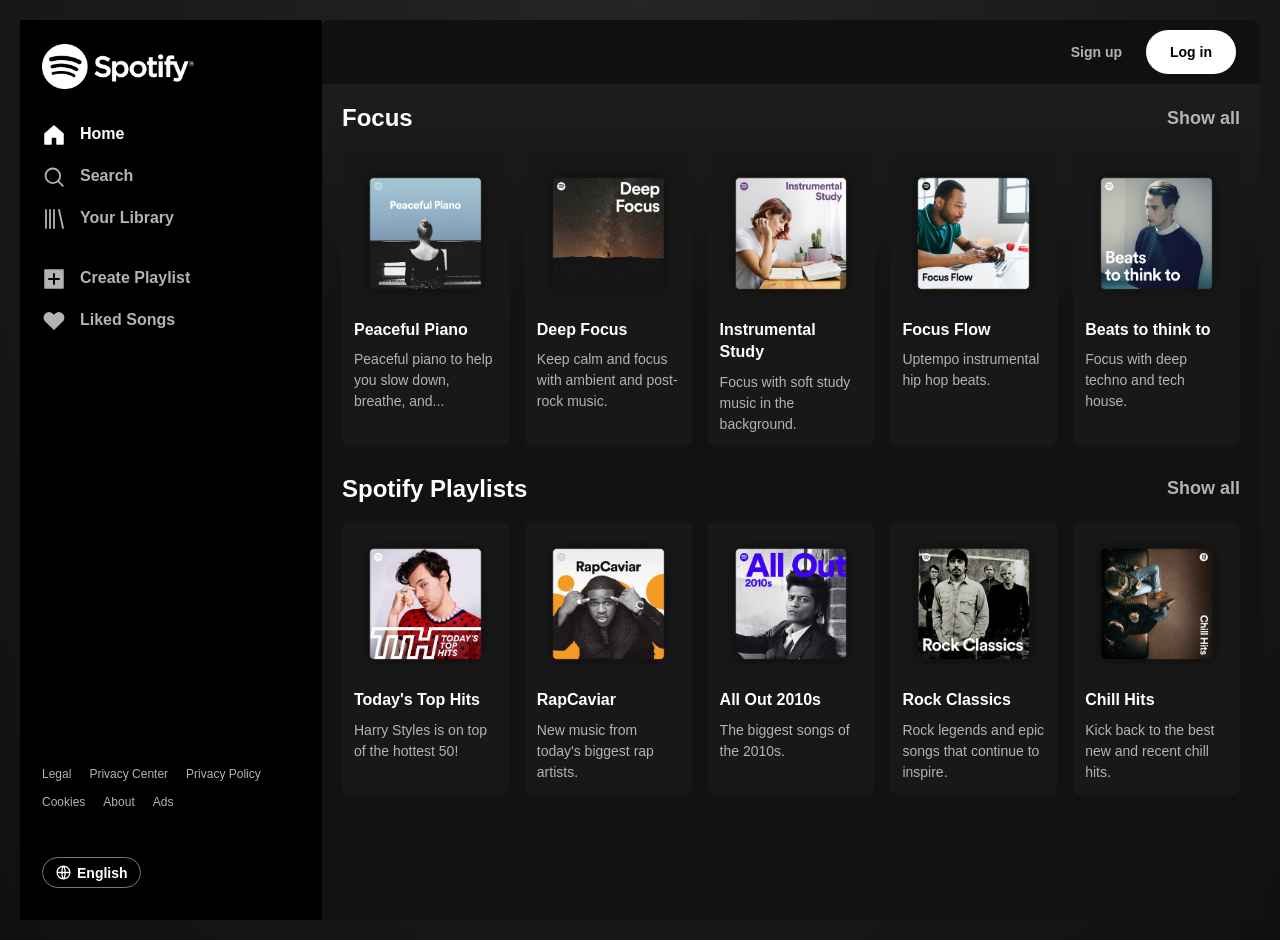
<file: index.html>
<!doctype html>
<html lang="en">
  <head>
    <meta charset="UTF-8" />
    <meta name="viewport" content="width=device-width, initial-scale=1.0" />
    <title>Spotify Clone - Home</title>
    <link rel="stylesheet" href="style.css" />
  </head>
  <body>
    <div class="app">
      <aside class="sidebar">
        <a href="index.html" class="logo">
          <img src="images/Spotify.png" alt="Spotify" />
        </a>
        <!-- test// -->
        <nav class="main-nav">
          <a href="index.html" class="nav-link active">
            <svg
              class="sidebar-icon home-icon"
              viewBox="0 0 24 24"
              aria-hidden="true"
            >
              <path d="M3 10.8 12 3l9 7.8V21h-6v-7H9v7H3z" />
            </svg>
            <span>Home</span>
          </a>

          <a href="search.html" class="nav-link">
            <svg
              class="sidebar-icon search-icon"
              viewBox="0 0 24 24"
              aria-hidden="true"
            >
              <circle cx="10.8" cy="10.8" r="7.3" />
              <path d="m16.2 16.2 4.6 4.6" />
            </svg>
            <span>Search</span>
          </a>

          <a href="#" class="nav-link">
            <svg
              class="sidebar-icon library-icon"
              viewBox="0 0 24 24"
              aria-hidden="true"
            >
              <path d="M4 3v18M8 3v18M12 3v18M17 3l4 18" />
            </svg>
            <span>Your Library</span>
          </a>
        </nav>

        <div class="library-actions">
          <a href="#" class="nav-link">
            <svg
              class="sidebar-icon create-icon"
              viewBox="0 0 24 24"
              aria-hidden="true"
            >
              <path d="M3 3h18v18H3z" />
              <path d="M12 7v10M7 12h10" class="icon-cutout" />
            </svg>
            <span>Create Playlist</span>
          </a>

          <a href="#" class="nav-link">
            <svg
              class="sidebar-icon liked-icon"
              viewBox="0 0 24 24"
              aria-hidden="true"
            >
              <path
                d="M20.8 4.7a5.5 5.5 0 0 0-7.8 0L12 5.8l-1.1-1.1a5.5 5.5 0 0 0-7.8 7.8L12 21l8.8-8.5a5.5 5.5 0 0 0 0-7.8z"
              />
            </svg>
            <span>Liked Songs</span>
          </a>
        </div>

        <div class="sidebar-bottom">
          <div class="footer-links">
            <a href="#">Legal</a>
            <a href="#">Privacy Center</a>
            <a href="#">Privacy Policy</a>
            <a href="#">Cookies</a>
            <a href="#">About</a>
            <a href="#">Ads</a>
          </div>

          <button class="lang-btn" type="button">
            <svg viewBox="0 0 24 24" aria-hidden="true">
              <circle cx="12" cy="12" r="9" />
              <path d="M3 12h18M12 3c3 3 3 15 0 18M12 3c-3 3-3 15 0 18" />
            </svg>
            English
          </button>
        </div>
      </aside>

      <main class="main-content">
        <header class="topbar">
          <div class="topbar-spacer"></div>
          <div class="auth-buttons">
            <a href="SignUp.html" class="signup">Sign up</a>
            <a href="login.html" class="login">Log in</a>
          </div>
        </header>

        <div class="content-area">
          <section class="music-section">
            <div class="section-heading">
              <h2>Focus</h2>
              <a href="#" class="show-all">Show all</a>
            </div>

            <div class="playlist-grid">
              <article class="playlist-card">
                <img src="images/Peaceful Piano.png" alt="Peaceful Piano" />
                <h3>Peaceful Piano</h3>
                <p>Peaceful piano to help you slow down, breathe, and...</p>
              </article>

              <article class="playlist-card">
                <img src="images/Deep Focus.png" alt="Deep Focus" />
                <h3>Deep Focus</h3>
                <p>Keep calm and focus with ambient and post-rock music.</p>
              </article>

              <article class="playlist-card">
                <img
                  src="images/Instrumental Study.png"
                  alt="Instrumental Study"
                />
                <h3>Instrumental Study</h3>
                <p>Focus with soft study music in the background.</p>
              </article>

              <article class="playlist-card">
                <img src="images/Focus Flow.png" alt="Focus Flow" />
                <h3>Focus Flow</h3>
                <p>Uptempo instrumental hip hop beats.</p>
              </article>

              <article class="playlist-card">
                <img
                  src="images/Beats to think to.png"
                  alt="Beats to think to"
                />
                <h3>Beats to think to</h3>
                <p>Focus with deep techno and tech house.</p>
              </article>
            </div>
          </section>

          <section class="music-section">
            <div class="section-heading">
              <h2>Spotify Playlists</h2>
              <a href="#" class="show-all">Show all</a>
            </div>

            <div class="playlist-grid">
              <article class="playlist-card">
                <img src="images/Today’s Top Hits.png" alt="Today's Top Hits" />
                <h3>Today's Top Hits</h3>
                <p>Harry Styles is on top of the hottest 50!</p>
              </article>

              <article class="playlist-card">
                <img src="images/RapCaviar.png" alt="RapCaviar" />
                <h3>RapCaviar</h3>
                <p>New music from today's biggest rap artists.</p>
              </article>

              <article class="playlist-card">
                <img src="images/All Out 2010s.png" alt="All Out 2010s" />
                <h3>All Out 2010s</h3>
                <p>The biggest songs of the 2010s.</p>
              </article>

              <article class="playlist-card">
                <img src="images/Rock Classics.png" alt="Rock Classics" />
                <h3>Rock Classics</h3>
                <p>Rock legends and epic songs that continue to inspire.</p>
              </article>

              <article class="playlist-card">
                <img src="images/Chill Hits.png" alt="Chill Hits" />
                <h3>Chill Hits</h3>
                <p>Kick back to the best new and recent chill hits.</p>
              </article>
            </div>
          </section>
        </div>
      </main>
    </div>
  </body>
</html>
</file>
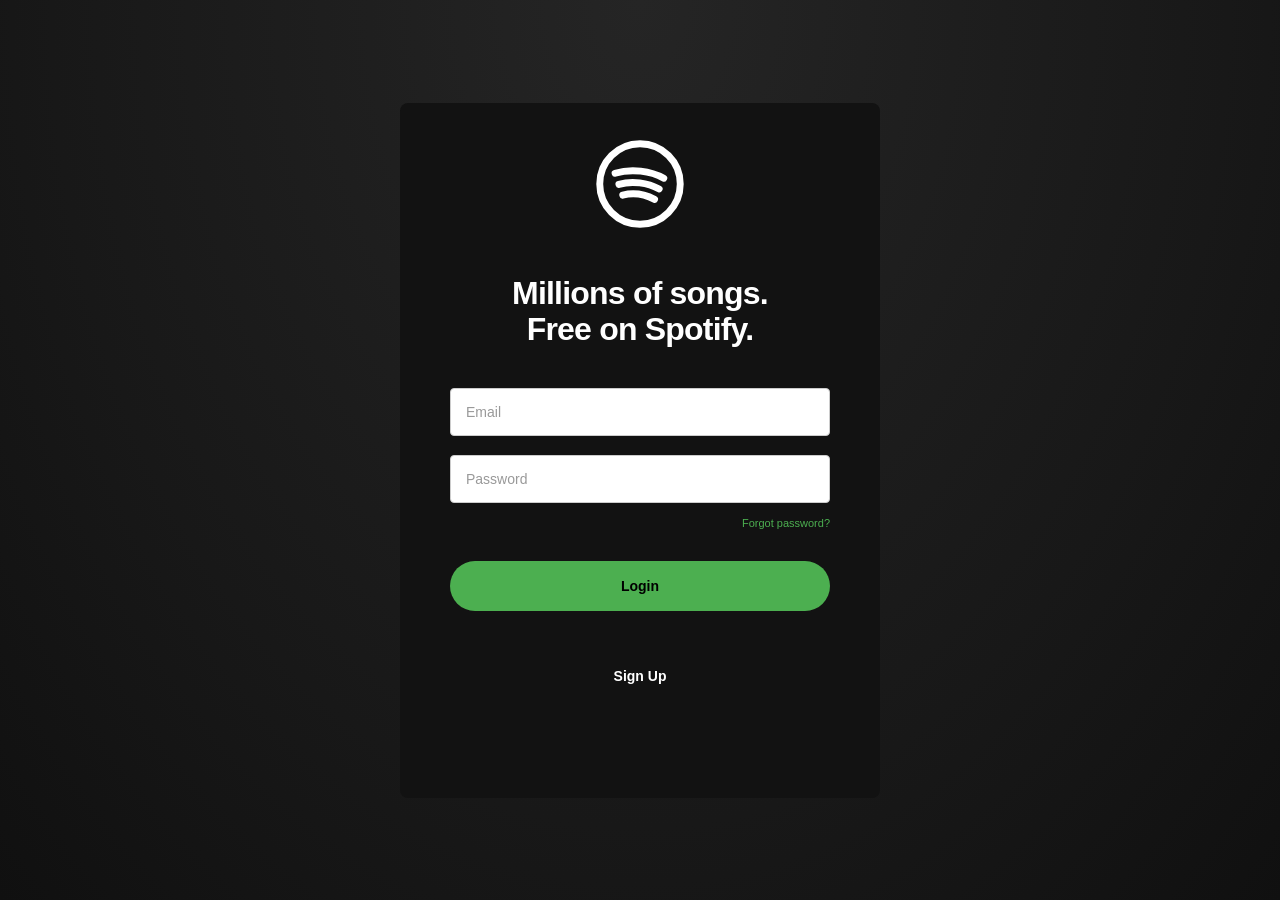
<file: login.html>
<!DOCTYPE html>
<html lang="en">
<head>
    <meta charset="UTF-8">
    <meta name="viewport" content="width=device-width, initial-scale=1.0">
    <title>Spotify - Login</title>
    <link rel="stylesheet" href="style.css">
    <script src="validation.js" defer></script>
</head>
<body>

    <main class="login-container">

        <!-- Spotify Logo -->
        <div class="spotify-logo">
            <svg viewBox="0 0 24 24" aria-label="Spotify logo" role="img">
                <circle cx="12" cy="12" r="10.5"/>
                <path d="M5.5 9.2C9.8 7.9 14.8 8.6 18.2 10.5"/>
                <path d="M6.5 12.1C10 11.1 14 11.7 17 13.3"/>
                <path d="M7.5 14.9C10.3 14.2 13.3 14.7 15.8 16"/>
            </svg>
        </div>

        <h1>Millions of songs.<br>Free on Spotify.</h1>

        <!-- Login Form -->
        <form class="login-form" id="loginForm" novalidate>

            <input
                type="email"
                id="email"
                placeholder="Email"
            >

            <span class="error-message" id="emailError"></span>

            <input
                type="password"
                id="password"
                placeholder="Password"
            >

            <span class="error-message" id="passwordError"></span>

            <a href="#" class="forgot-password">
                Forgot password?
            </a>

            <button type="submit" class="btn btn-primary">
                Login
            </button>

            <p id="successMessage" class="success-message"></p>

        </form>

        <p class="switch-page">
            <a href="SignUp.html">Sign Up</a>
        </p>

    </main>

</body>
</html>
</file>
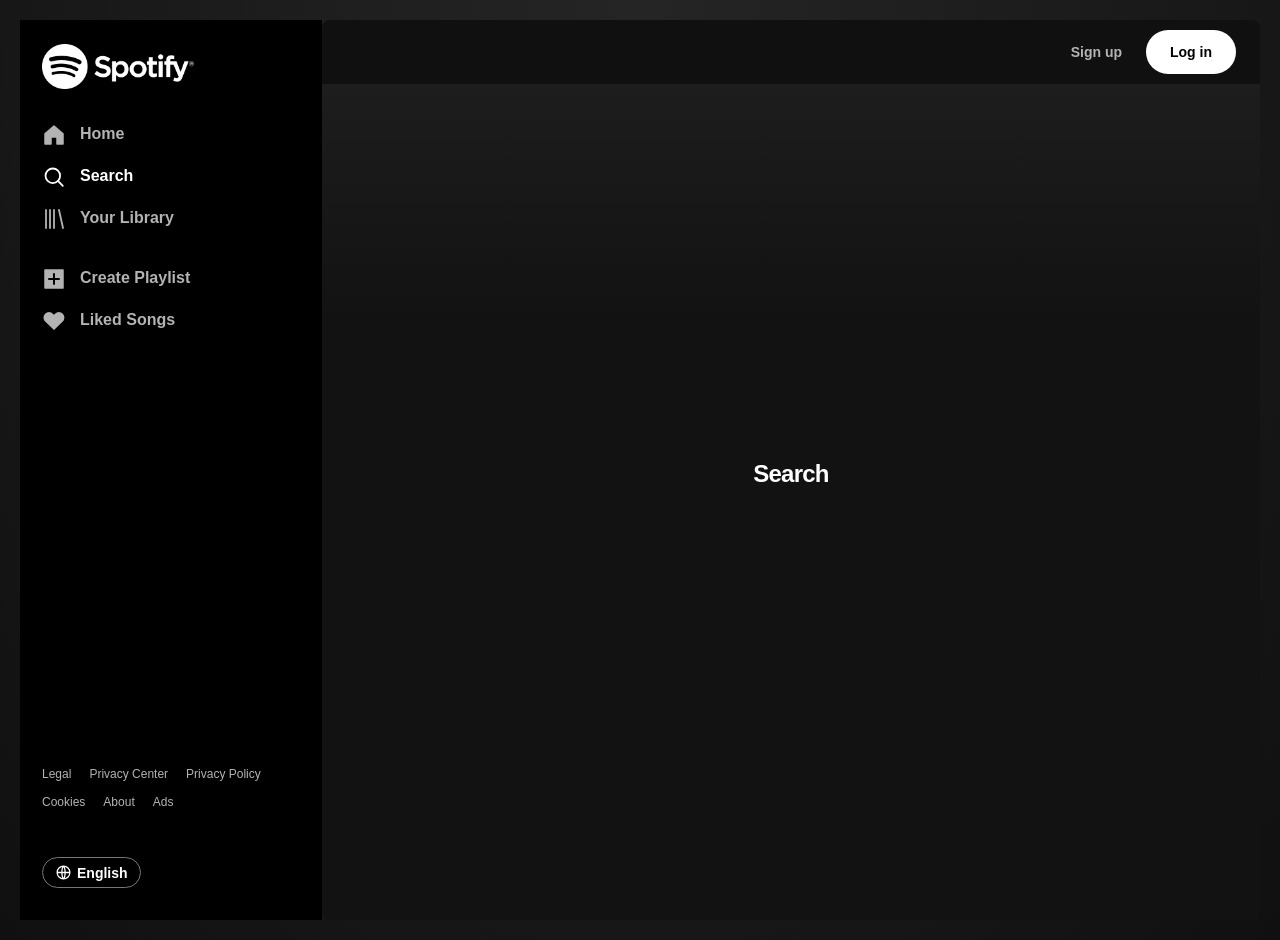
<file: search.html>
<!DOCTYPE html>
<html lang="en">
<head>
    <meta charset="UTF-8">
    <meta name="viewport" content="width=device-width, initial-scale=1.0">
    <title>Spotify Clone - Search</title>

    <link rel="stylesheet" href="style.css">
</head>
<body>

    <div class="app">

        <!-- Sidebar -->
        
<aside class="sidebar">
    <a href="index.html" class="logo">
        <img src="images/Spotify.png" alt="Spotify">
    </a>

    <nav class="main-nav">
        <a href="index.html" class="nav-link ">
            <svg class="sidebar-icon home-icon" viewBox="0 0 24 24" aria-hidden="true">
                <path d="M3 10.8 12 3l9 7.8V21h-6v-7H9v7H3z"/>
            </svg>
            <span>Home</span>
        </a>

        <a href="search.html" class="nav-link active">
            <svg class="sidebar-icon search-icon" viewBox="0 0 24 24" aria-hidden="true">
                <circle cx="10.8" cy="10.8" r="7.3"/>
                <path d="m16.2 16.2 4.6 4.6"/>
            </svg>
            <span>Search</span>
        </a>

        <a href="#" class="nav-link">
            <svg class="sidebar-icon library-icon" viewBox="0 0 24 24" aria-hidden="true">
                <path d="M4 3v18M8 3v18M12 3v18M17 3l4 18"/>
            </svg>
            <span>Your Library</span>
        </a>
    </nav>

    <div class="library-actions">
        <a href="#" class="nav-link">
            <svg class="sidebar-icon create-icon" viewBox="0 0 24 24" aria-hidden="true">
                <path d="M3 3h18v18H3z"/>
                <path d="M12 7v10M7 12h10" class="icon-cutout"/>
            </svg>
            <span>Create Playlist</span>
        </a>

        <a href="#" class="nav-link">
            <svg class="sidebar-icon liked-icon" viewBox="0 0 24 24" aria-hidden="true">
                <path d="M20.8 4.7a5.5 5.5 0 0 0-7.8 0L12 5.8l-1.1-1.1a5.5 5.5 0 0 0-7.8 7.8L12 21l8.8-8.5a5.5 5.5 0 0 0 0-7.8z"/>
            </svg>
            <span>Liked Songs</span>
        </a>
    </div>

    <div class="sidebar-bottom">
        <div class="footer-links">
            <a href="#">Legal</a>
            <a href="#">Privacy Center</a>
            <a href="#">Privacy Policy</a>
            <a href="#">Cookies</a>
            <a href="#">About</a>
            <a href="#">Ads</a>
        </div>

        <button class="lang-btn" type="button">
            <svg viewBox="0 0 24 24" aria-hidden="true">
                <circle cx="12" cy="12" r="9"/>
                <path d="M3 12h18M12 3c3 3 3 15 0 18M12 3c-3 3-3 15 0 18"/>
            </svg>
            English
        </button>
    </div>
</aside>


        <!-- Main Content -->
        <main class="main-content">

            <!-- Topbar -->
            <header class="topbar">

                <div class="topbar-spacer"></div>

                <div class="auth-buttons">
                    <a href="#" class="signup">Sign up</a>
                    <a href="#" class="login">Log in</a>
                </div>

            </header>

            <!-- Search Content -->
            <section class="search-content">

                <h1>Search</h1>

            </section>

        </main>

    </div>

</body>
</html>
</file>
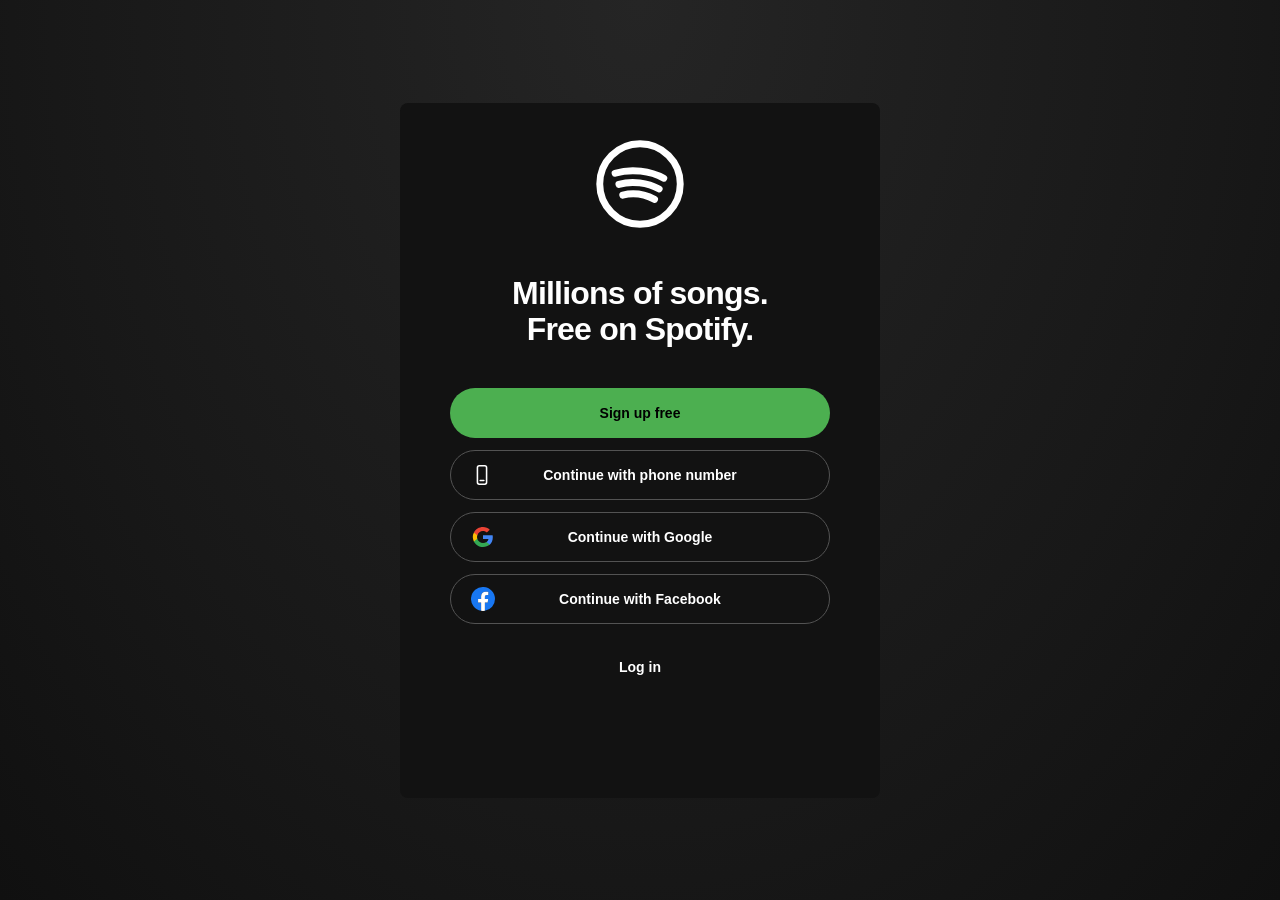
<file: SignUp.html>
<!DOCTYPE html>
<html lang="en">
<head>
    <meta charset="UTF-8">
    <meta name="viewport" content="width=device-width, initial-scale=1.0">
    <title>Spotify - Sign Up</title>
    <link rel="stylesheet" href="style.css">
</head>
<body>

    <main class="login-container">

        <!-- Spotify Logo -->
        <div class="spotify-logo">
            <svg viewBox="0 0 24 24" aria-label="Spotify logo" role="img">
                <circle cx="12" cy="12" r="10.5"/>
                <path d="M5.5 9.2C9.8 7.9 14.8 8.6 18.2 10.5"/>
                <path d="M6.5 12.1C10 11.1 14 11.7 17 13.3"/>
                <path d="M7.5 14.9C10.3 14.2 13.3 14.7 15.8 16"/>
            </svg>
        </div>

        <h1>Millions of songs.<br>Free on Spotify.</h1>

        <div class="signup-options">

            <!-- Sign Up Free -->
            <a href="#" class="btn btn-primary">
                Sign up free
            </a>

            <!-- Phone Number -->
            <a href="#" class="btn btn-outline">
                <svg class="social-icon phone-svg" viewBox="0 0 24 24">
                    <rect x="7" y="2" width="10" height="20" rx="2"/>
                    <line x1="10" y1="18" x2="14" y2="18"/>
                </svg>
                <span>Continue with phone number</span>
            </a>

            <!-- Google -->
            <a href="#" class="btn btn-outline">
                <svg class="social-icon" viewBox="0 0 48 48">
                    <path fill="#4285F4" d="M43.6 24.5c0-1.4-.1-2.8-.4-4.1H24v7.8h11a9.4 9.4 0 0 1-4.1 6.2v5.1h6.6c3.9-3.6 6.1-8.8 6.1-15z"/>
                    <path fill="#34A853" d="M24 44c5.5 0 10.1-1.8 13.5-4.8l-6.6-5.1c-1.8 1.2-4.1 1.9-6.9 1.9-5.3 0-9.8-3.6-11.4-8.4H5.8v5.3C9.2 39.6 16 44 24 44z"/>
                    <path fill="#FBBC05" d="M12.6 27.6a12 12 0 0 1 0-7.2v-5.3H5.8a20 20 0 0 0 0 17.8z"/>
                    <path fill="#EA4335" d="M24 12.1c3 0 5.6 1 7.7 3.1l5.8-5.8C34 5.9 29.5 4 24 4 16 4 9.2 8.4 5.8 15.1l6.8 5.3c1.6-4.8 6.1-8.3 11.4-8.3z"/>
                </svg>
                <span>Continue with Google</span>
            </a>

            <!-- Facebook -->
            <a href="#" class="btn btn-outline">
                <svg class="social-icon facebook-svg" viewBox="0 0 24 24">
                    <path fill="#1877F2" d="M24 12a12 12 0 1 0-13.875 11.85v-8.38H7.08V12h3.045V9.356c0-3.006 1.792-4.667 4.533-4.667 1.312 0 2.685.234 2.685.234v2.953h-1.513c-1.49 0-1.955.925-1.955 1.875V12h3.328l-.532 3.47h-2.796v8.38A12 12 0 0 0 24 12z"/>
                    <path fill="#FFFFFF" d="M16.671 15.47l.532-3.47h-3.328V9.751c0-.95.465-1.875 1.955-1.875h1.513V4.923s-1.373-.234-2.685-.234c-2.741 0-4.533 1.661-4.533 4.667V12H7.08v3.47h3.045v8.38a12.1 12.1 0 0 0 3.75 0v-8.38z"/>
                </svg>
                <span>Continue with Facebook</span>
            </a>

        </div>

        <!-- Login Link -->
        <p class="switch-page">
            <a href="login.html">Log in</a>
        </p>

    </main>

</body>
</html>
</file>
<file: style.css>
* {
    margin: 0;
    padding: 0;
    box-sizing: border-box;
}

body {
    background-color: #121212;
    color: #ffffff;
    font-family: Arial, Helvetica, sans-serif;
    font-size: 14px;
}

a {
    color: inherit;
    text-decoration: none;
}

.app {
    display: flex;
    width: 100%;
    min-height: 100vh;
    padding: 0;
    gap: 0;
}


/* Sidebar */

.sidebar {
    width: 304px;
    flex-shrink: 0;
    background-color: #000000;
    padding: 24px 24px 32px;
    display: flex;
    flex-direction: column;
    min-height: 100vh;
}

/* Spotify Logo */

.logo {
    display: flex;
    align-items: center;
    margin-bottom: 32px;
}

.logo img {
    display: block;
    width: 152px;
    height: auto;
    object-fit: contain;
}

/* Navigation */

.main-nav,
.library-actions {
    display: flex;
    flex-direction: column;
    gap: 12px;
}

.library-actions {
    margin-top: 28px;
}

.nav-link {
    display: flex;
    align-items: center;
    gap: 14px;
    padding: 8px 2px;
    color: #b3b3b3;
    font-size: 17px;
    font-weight: 600;
    transition: color 0.2s ease;
}

.nav-link span {
    display: flex;
    align-items: center;
    width: auto;
    height: auto;
    flex-shrink: 0;
}

.nav-link img {
    display: block;
    width: 100px;
    height: 32px;
    max-width: 200px;
    object-fit: contain;
    transform: scale(1.08);
}

.nav-link:hover,
.nav-link.active {
    color: #ffffff;
}

/* Sidebar Footer */

.sidebar-bottom {
    margin-top: auto;
    padding-top: 32px;
}

.footer-links {
    display: grid;
    grid-template-columns: max-content max-content max-content;
    column-gap: 20px;
    row-gap: 25px;
    margin-bottom: 48px;
}

.footer-links a {
    color: #b3b3b3;
    font-size: 12px;
    white-space: nowrap;
    transition: color 0.2s ease;
}

.footer-links a:hover {
    color: #ffffff;
    text-decoration: underline;
}

/* Language Button */

.lang-btn{display:inline-flex;align-items:center;gap:5px;background:none;color:var(--text);border:1px solid #777;border-radius:20px;padding:5px 10px;font-size:20px;font-weight:500;cursor:pointer}
.lang-btn:hover{border-color:#fff}
.lang-btn svg{width:21px;height:21px;fill:none;stroke:currentColor}

/* Main content */

.main-content {
    flex: 1;
    min-width: 0;
    background: linear-gradient(#202020, #121212 300px);
    border-radius: 8px;
    overflow: hidden;
}

.topbar {
    height: 64px;
    background-color: #101010;
    display: flex;
    justify-content: flex-end;
    align-items: center;
    padding: 0 24px;
}

.auth-buttons {
    display: flex;
    align-items: center;
    gap: 24px;
}

.signup {
    color: #b3b3b3;
    font-weight: bold;
}

.signup:hover {
    color: #ffffff;
}

.login {
    background-color: #ffffff;
    color: #000000;
    border-radius: 30px;
    padding: 14px 24px;
    font-weight: bold;
}

.login:hover {
    transform: scale(1.04);
}

.content-area {
    padding: 20px;
}

.music-section {
    margin-bottom: 24px;
}

.section-heading {
    margin-bottom: 16px;
}

.section-heading h2 {
    font-size: 20px;
}

.playlist-grid {
    display: grid;
    grid-template-columns: repeat(5, minmax(0, 1fr));
    gap: 12px;
}

.playlist-card {
    padding: 10px;
    border-radius: 6px;
}

.playlist-card img {
    width: 100%;
    aspect-ratio: 1 / 1;
    object-fit: cover;
    margin-bottom: 10px;
}

.music-section {
    margin-bottom: 28px;
}

.section-heading {
    display: flex;
    justify-content: space-between;
    align-items: center;
    margin-bottom: 18px;
}

.section-heading h2 {
    font-size: 24px;
}

.show-all {
    color: #b3b3b3;
    font-size: 18px;
    font-weight: bold;
}

.show-all:hover {
    text-decoration: underline;
}

/* Playlist cards */

.playlist-grid {
    display: grid;
    grid-template-columns: repeat(5, minmax(0, 1fr));
    gap: 16px;
}

.playlist-card {
    min-width: 0;
    background-color: #181818;
    border-radius: 8px;
    padding: 12px;
    transition: background-color 0.2s;
    overflow: hidden;
}

.playlist-card:hover {
    background-color: #282828;
}

.playlist-card img {
    display: block;
    width: 100%;
    aspect-ratio: 1 / 1;
    object-fit: cover;
    border-radius: 4px;
    margin-bottom: 14px;
}

.playlist-card h3 {
    font-size: 16px;
    font-weight: 700;
    margin-bottom: 8px;
    line-height: 1.4;
}

.playlist-card p {
    color: #b3b3b3;
    font-size: 14px;
    line-height: 1.5;

    display: -webkit-box;
    -webkit-box-orient: vertical;
    overflow: hidden;
}

/* Responsive design */

@media (max-width: 1100px) {
    .playlist-grid {
        grid-template-columns: repeat(3, minmax(0, 1fr));
    }
}

@media (max-width: 700px) {
    .app {
        padding: 0;
        gap: 0;
    }

    .sidebar {
        width: 72px;
        padding: 20px 8px;
        border-radius: 0;
    }

    .logo {
        justify-content: center;
        font-size: 0;
    }

    .logo-icon {
        font-size: 28px;
    }

    .nav-link {
        justify-content: center;
        gap: 0;
    }

    .nav-link span {
        font-size: 22px;
    }

    .nav-link {
        font-size: 0;
    }

    .library-actions {
        margin-top: 20px;
    }

    .sidebar-bottom {
        display: none;
    }

    .main-content {
        border-radius: 0;
    }

    .topbar {
        height: 60px;
        padding: 0 12px;
    }

    .auth-buttons {
        gap: 12px;
    }

    .login {
        padding: 11px 16px;
    }

    .content-area {
        padding: 18px 12px;
    }

    .section-heading h2 {
        font-size: 20px;
    }

    .playlist-grid {
        grid-template-columns: repeat(2, minmax(0, 1fr));
        gap: 12px;
    }

    .playlist-card {
        padding: 10px;
    }
}



/* Search Page */

.search-content {
    flex: 1;
    display: flex;
    justify-content: center;
    align-items: center;
    min-height: calc(100vh - 80px);
}

.search-content h1 {
    color: #ffffff;
    font-size: 24px;
    font-weight: 600;
}

/* Sidebar Hover Effects */

.nav-link {
    transition: color 0.2s ease, background-color 0.2s ease;
    border-radius: 5px;
}

.nav-link:hover {
    color: #ffffff;
    background-color: #242424;
}

/* Active Sidebar Link */

.nav-link.active {
    color: #ffffff;
}

/* Footer Hover */

.footer-links a {
    transition: color 0.2s ease;
}

.footer-links a:hover {
    color: #ffffff;
    text-decoration: underline;
}

/* Language Button Hover */

.lang-btn {
    transition: all 0.2s ease;
}

.lang-btn:hover {
    border-color: #ffffff;
    transform: scale(1.04);
}






/* ===== Sidebar: text labels + separate vector icons ===== */
.sidebar {
    width: 302px;
    flex: 0 0 302px;
    min-height: 100vh;
    padding: 24px 22px 32px;
    background-color: #000;
    display: flex;
    flex-direction: column;
}

.sidebar .logo {
    display: flex;
    align-items: center;
    margin: 0 0 30px;
}

.sidebar .logo img {
    display: block;
    width: 152px;
    height: auto;
    object-fit: contain;
}

.sidebar .main-nav,
.sidebar .library-actions {
    display: flex;
    flex-direction: column;
    gap: 10px;
}

.sidebar .library-actions {
    margin-top: 28px;
}

.sidebar .nav-link {
    display: flex;
    align-items: center;
    gap: 14px;
    min-height: 32px;
    padding: 4px 0;
    color: #b3b3b3;
    background: transparent;
    border-radius: 4px;
    font-size: 16px;
    font-weight: 600;
    line-height: 1.3;
    text-decoration: none;
    transition: color .2s ease;
}

.sidebar .nav-link:hover,
.sidebar .nav-link.active {
    color: #fff;
    background: transparent;
}

.sidebar .sidebar-icon {
    display: block;
    width: 24px;
    height: 24px;
    flex: 0 0 24px;
    fill: currentColor;
    stroke: currentColor;
    stroke-width: 1.5;
    stroke-linecap: round;
    stroke-linejoin: round;
}

.sidebar .search-icon,
.sidebar .library-icon {
    fill: none;
    stroke-width: 1.8;
}

.sidebar .create-icon .icon-cutout {
    fill: none;
    stroke: #000;
    stroke-width: 2;
}

.sidebar .liked-icon {
    fill: currentColor;
    stroke: none;
}

.sidebar .sidebar-bottom {
    margin-top: auto;
    padding-top: 32px;
}

.sidebar .footer-links {
    display: flex;
    flex-wrap: wrap;
    column-gap: 18px;
    row-gap: 14px;
    margin-bottom: 48px;
}

.sidebar .footer-links a {
    color: #b3b3b3;
    font-size: 12px;
    white-space: nowrap;
}

.sidebar .footer-links a:hover {
    color: #fff;
    text-decoration: underline;
}

.sidebar .lang-btn {
    display: inline-flex;
    align-items: center;
    gap: 5px;
    background: transparent;
    color: #fff;
    border: 1px solid #777;
    border-radius: 24px;
    padding: 6px 12px;
    font-size: 14px;
    font-weight: 600;
    cursor: pointer;
}

.sidebar .lang-btn svg {
    width: 17px;
    height: 17px;
    fill: none;
    stroke: currentColor;
    stroke-width: 1.8;
}

@media (max-width: 700px) {
    .sidebar {
        width: 72px;
        flex: 0 0 72px;
        padding: 20px 8px;
    }

    .sidebar .logo {
        justify-content: center;
        margin-bottom: 28px;
    }

    .sidebar .logo img {
        width: 40px;
    }

    .sidebar .nav-link {
        justify-content: center;
        gap: 0;
    }

    .sidebar .nav-link span,
    .sidebar .sidebar-bottom {
        display: none;
    }

    .sidebar .library-actions {
        margin-top: 20px;
    }
}


/* General Settings */
* {
    margin: 0;
    padding: 0;
    box-sizing: border-box;
}

body {
    min-height: 100vh;
    display: flex;
    justify-content: center;
    align-items: center;
    background: radial-gradient(ellipse at top, #252525 0%, #181818 65%, #101010 100%);
    font-family: Arial, Helvetica, sans-serif;
    color: #ffffff;
    padding: 20px;
}

/* Main Card */
.login-container {
    width: 100%;
    max-width: 480px;
    min-height: 695px;
    background-color: #121212;
    border-radius: 8px;
    padding: 35px 50px;
    display: flex;
    flex-direction: column;
    align-items: center;
}

/* Spotify Logo */
.spotify-logo {
    width: 92px;
    height: 92px;
    margin-bottom: 45px;
}

.spotify-logo svg {
    width: 100%;
    height: 100%;
    fill: none;
    stroke: #ffffff;
    stroke-width: 1.8;
    stroke-linecap: round;
    stroke-linejoin: round;
}

/* Heading */
h1 {
    font-size: 32px;
    font-weight: 800;
    line-height: 1.15;
    text-align: center;
    margin-bottom: 40px;
    letter-spacing: -0.8px;
}

/* Signup Buttons */
.signup-options {
    width: 100%;
    display: flex;
    flex-direction: column;
    gap: 12px;
}

.btn {
    width: 100%;
    min-height: 50px;
    border-radius: 30px;
    display: flex;
    align-items: center;
    justify-content: center;
    position: relative;
    text-decoration: none;
    font-size: 14px;
    font-weight: 700;
    transition: background-color 0.2s ease;
}

.btn-primary {
    background-color: #4caf50;
    color: #000000;
    border: none;
}

.btn-primary:hover {
    background-color: #65c96a;
}

.btn-outline {
    background-color: transparent;
    color: #ffffff;
    border: 1px solid #535353;
}

.btn-outline:hover {
    border-color: #ffffff;
}

.phone-icon,
.google-icon,
.facebook-icon {
    position: absolute;
    left: 20px;
    font-size: 19px;
}

.google-icon {
    font-size: 20px;
    font-weight: 800;
    color: #4285f4;
}

.facebook-icon {
    background-color: #1877f2;
    color: #ffffff;
    border-radius: 50%;
    width: 18px;
    height: 18px;
    display: flex;
    justify-content: center;
    align-items: center;
    font-family: Arial, sans-serif;
}

/* Switch Page Link */
.switch-page {
    margin-top: 35px;
    font-size: 14px;
    font-weight: 700;
}

.switch-page a {
    color: #ffffff;
    text-decoration: none;
}

.switch-page a:hover {
    text-decoration: underline;
}

/* Responsive Design */
@media (max-width: 520px) {
    body {
        padding: 0;
    }

    .login-container {
        min-height: 100vh;
        border-radius: 0;
        padding: 45px 25px;
    }

    .spotify-logo {
        width: 75px;
        height: 75px;
        margin-bottom: 35px;
    }

    h1 {
        font-size: 28px;
        margin-bottom: 35px;
    }
}


/* Login Form */

.login-form {
    width: 100%;
    display: flex;
    flex-direction: column;
    gap: 12px;
}

.login-form input {
    width: 100%;
    height: 48px;
    padding: 0 15px;
    background-color: #ffffff;
    border: 1px solid #cccccc;
    border-radius: 4px;
    color: #000000;
    font-size: 14px;
    outline: none;
}

.login-form input:focus {
    border: 2px solid #4caf50;
}

.login-form input::placeholder {
    color: #999999;
}

.forgot-password {
    align-self: flex-end;
    color: #4caf50;
    text-decoration: none;
    font-size: 11px;
    margin-top: -5px;
    margin-bottom: 15px;
}

.forgot-password:hover {
    text-decoration: underline;
}

.login-form .btn {
    cursor: pointer;
    font-family: inherit;
    margin-top: 5px;
}


/* Social Media Icons */

.social-icon {
    position: absolute;
    left: 20px;
    width: 24px;
    height: 24px;
    display: block;
}

.phone-svg {
    fill: none;
    stroke: #ffffff;
    stroke-width: 1.7;
    stroke-linecap: round;
    stroke-linejoin: round;
    width: 22px;
    height: 22px;
}

.facebook-svg {
    width: 24px;
    height: 24px;
}


/* Form Validation Messages */

.error-message {
    color: #ff4d4d;
    font-size: 12px;
    margin-top: -8px;
    margin-bottom: 3px;
    width: 100%;
}

.success-message {
    color: #1DB954;
    font-size: 13px;
    font-weight: bold;
    text-align: center;
    margin-top: 10px;
    width: 100%;
}
</file>
